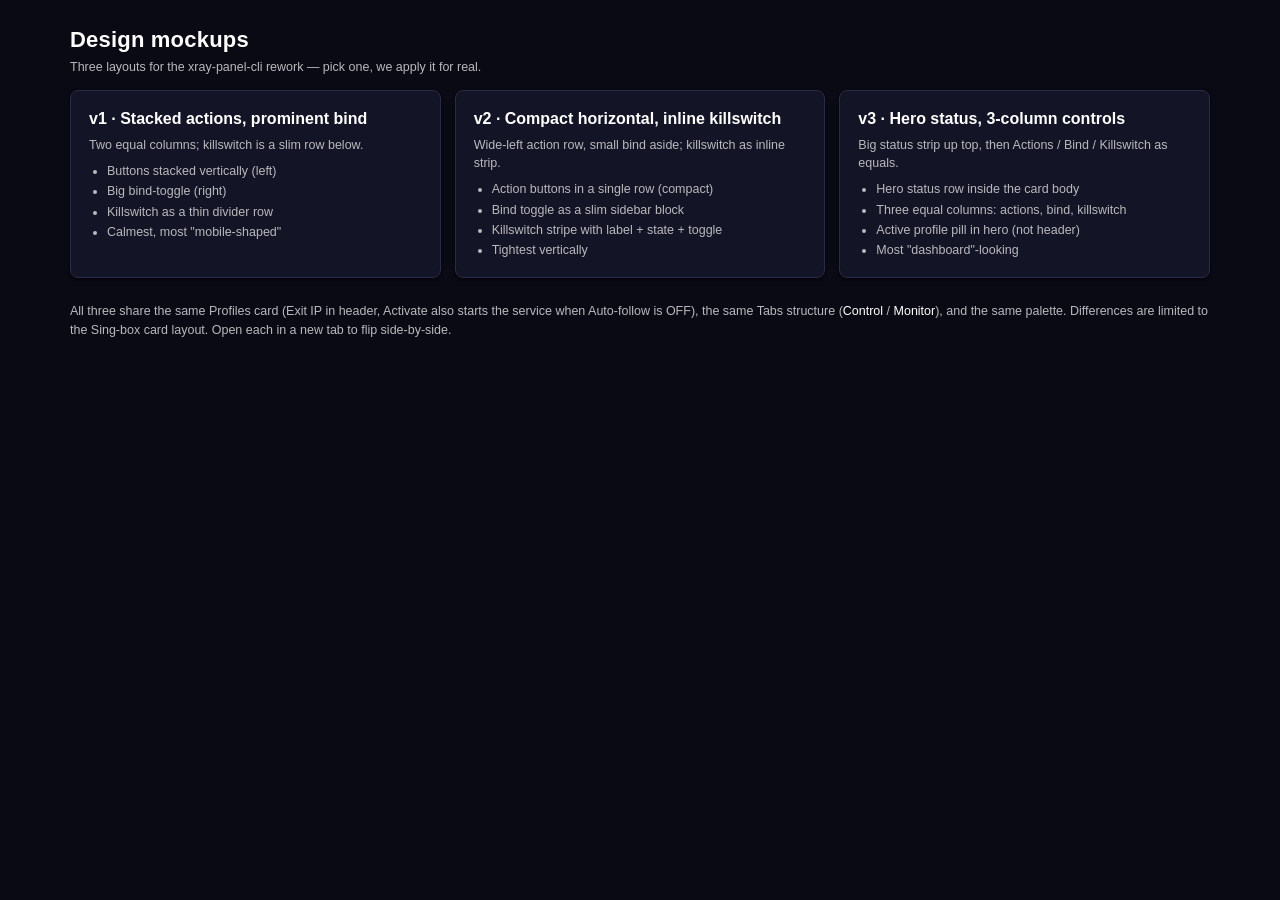
<file: design-mockups/index.html>
<!doctype html>
<html lang="en">
<head>
<meta charset="utf-8">
<meta name="viewport" content="width=device-width,initial-scale=1">
<title>xray-panel-cli — design mockups</title>
<link rel="stylesheet" href="_shared.css">
<style>
    .picker {
        display: grid;
        grid-template-columns: repeat(auto-fit, minmax(280px, 1fr));
        gap: 14px;
    }
    .picker a {
        display: block;
        padding: 16px 18px;
        background: var(--card);
        border: 1px solid var(--border);
        border-radius: var(--radius);
        color: var(--text);
        text-decoration: none;
        box-shadow: var(--shadow);
    }
    .picker a:hover { border-color: var(--accent); }
    .picker h2 { margin: 0 0 6px; font-size: 16px; }
    .picker .meta { font-size: 12.5px; color: var(--text-dim); }
    .picker ul { margin: 8px 0 0 18px; padding: 0; font-size: 12.5px; color: var(--text-dim); }
    .picker ul li { margin: 2px 0; }
</style>
</head>
<body>
<div class="page">
    <header class="page-head">
        <div>
            <h1>Design mockups</h1>
            <div class="sub">Three layouts for the xray-panel-cli rework — pick one, we apply it for real.</div>
        </div>
    </header>

    <div class="picker">
        <a href="variant1.html">
            <h2>v1 · Stacked actions, prominent bind</h2>
            <div class="meta">Two equal columns; killswitch is a slim row below.</div>
            <ul>
                <li>Buttons stacked vertically (left)</li>
                <li>Big bind-toggle (right)</li>
                <li>Killswitch as a thin divider row</li>
                <li>Calmest, most "mobile-shaped"</li>
            </ul>
        </a>
        <a href="variant2.html">
            <h2>v2 · Compact horizontal, inline killswitch</h2>
            <div class="meta">Wide-left action row, small bind aside; killswitch as inline strip.</div>
            <ul>
                <li>Action buttons in a single row (compact)</li>
                <li>Bind toggle as a slim sidebar block</li>
                <li>Killswitch stripe with label + state + toggle</li>
                <li>Tightest vertically</li>
            </ul>
        </a>
        <a href="variant3.html">
            <h2>v3 · Hero status, 3-column controls</h2>
            <div class="meta">Big status strip up top, then Actions / Bind / Killswitch as equals.</div>
            <ul>
                <li>Hero status row inside the card body</li>
                <li>Three equal columns: actions, bind, killswitch</li>
                <li>Active profile pill in hero (not header)</li>
                <li>Most "dashboard"-looking</li>
            </ul>
        </a>
    </div>

    <p class="hint" style="margin-top:24px;">
        All three share the same Profiles card (Exit IP in header, Activate also starts the service when Auto-follow is OFF), the same Tabs structure (<em>Control</em> / <em>Monitor</em>), and the same palette. Differences are limited to the Sing-box card layout. Open each in a new tab to flip side-by-side.
    </p>
</div>
</body>
</html>
</file>
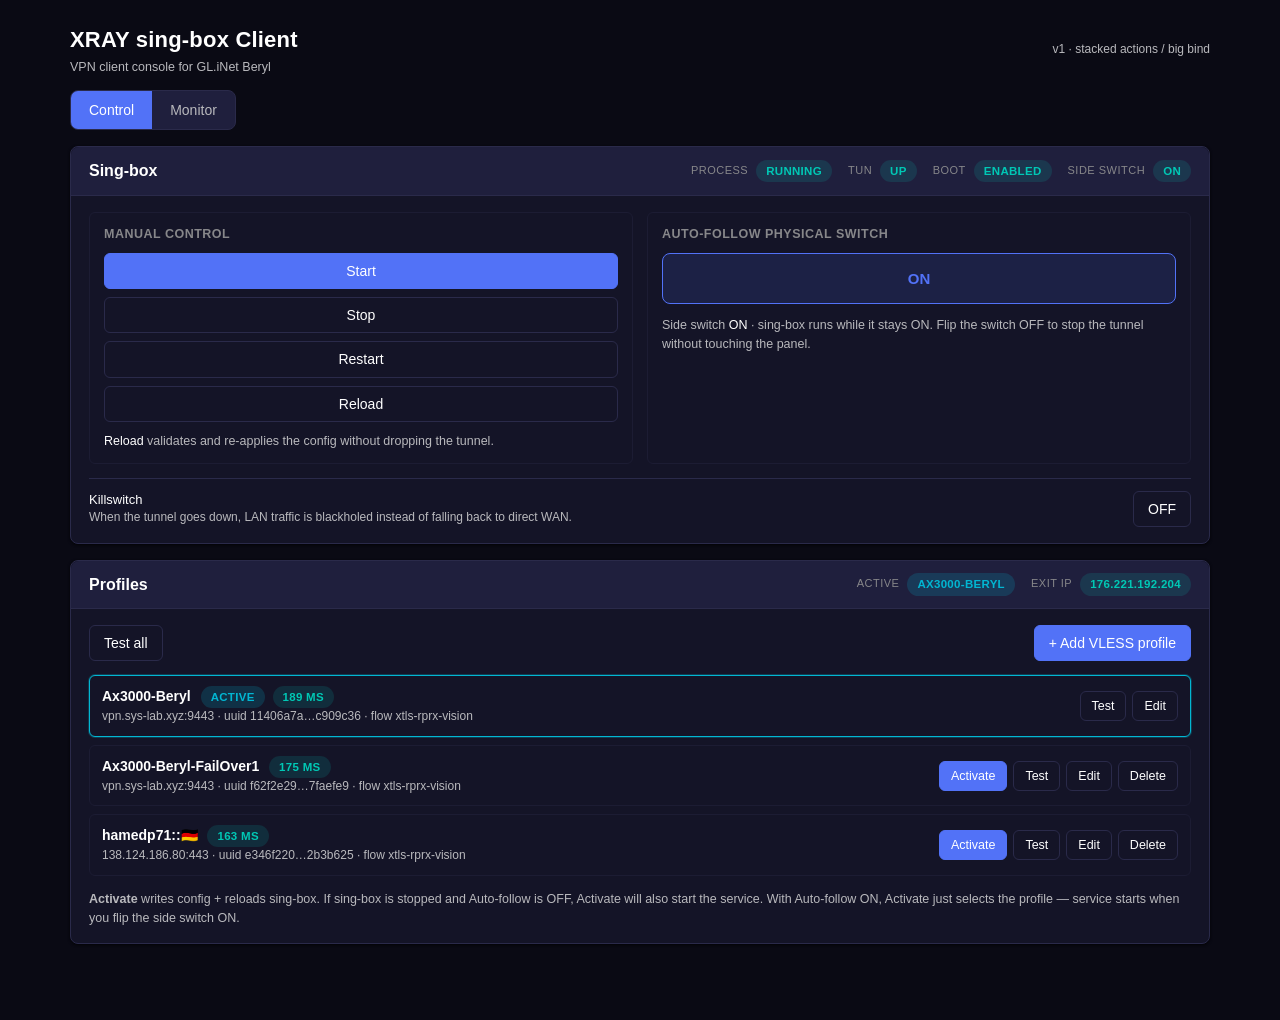
<file: design-mockups/variant1.html>
<!doctype html>
<html lang="en">
<head>
<meta charset="utf-8">
<meta name="viewport" content="width=device-width,initial-scale=1">
<title>v1 — stacked actions, prominent bind</title>
<link rel="stylesheet" href="_shared.css">
<style>
    /* v1 — buttons stacked vertically in left col, big bind toggle in right col,
       killswitch as a thin row below the grid. Status row in the card header. */
    .v1-action-col button { width: 100%; }
    .v1-bind {
        display: flex;
        flex-direction: column;
        gap: 12px;
        align-items: stretch;
    }
    .v1-bind .big-toggle {
        font-size: 15px;
        padding: 14px 22px;
        text-align: center;
        border-radius: 8px;
        font-weight: 600;
    }
    .v1-killswitch-row {
        display: flex;
        align-items: center;
        justify-content: space-between;
        gap: 14px;
        padding-top: 12px;
        border-top: 1px solid var(--border);
    }
    .v1-killswitch-row .ks-label { font-size: 13px; font-weight: 500; }
    .v1-killswitch-row .ks-hint { color: var(--text-dim); font-size: 12px; flex: 1 1 280px; }
</style>
</head>
<body>
<div class="page">
    <header class="page-head">
        <div>
            <h1>XRAY sing-box Client</h1>
            <div class="sub">VPN client console for GL.iNet Beryl</div>
        </div>
        <div class="meta">v1 · stacked actions / big bind</div>
    </header>

    <nav class="tabs" role="tablist">
        <button role="tab" aria-selected="true"  data-tab="control">Control</button>
        <button role="tab" aria-selected="false" data-tab="monitor">Monitor</button>
    </nav>

    <!-- ─── tab Control ──────────────────────────────────────────── -->
    <section data-pane="control">

        <!-- Sing-box card -->
        <div class="card">
            <div class="card-head">
                <h2>Sing-box</h2>
                <div class="status-row">
                    <span class="status-item"><span class="label">Process</span><span class="pill pill-ok">running</span></span>
                    <span class="status-item"><span class="label">TUN</span><span class="pill pill-ok">up</span></span>
                    <span class="status-item"><span class="label">Boot</span><span class="pill pill-ok">enabled</span></span>
                    <span class="status-item"><span class="label">Side switch</span><span class="pill pill-ok">ON</span></span>
                </div>
            </div>
            <div class="card-body">

                <div class="svc-grid">
                    <!-- Left col: actions -->
                    <div class="svc-cell">
                        <h3>Manual control</h3>
                        <div class="action-col v1-action-col">
                            <button class="btn-primary">Start</button>
                            <button>Stop</button>
                            <button>Restart</button>
                            <button>Reload</button>
                        </div>
                        <p class="hint"><em>Reload</em> validates and re-applies the config without dropping the tunnel.</p>
                    </div>
                    <!-- Right col: bind to physical switch -->
                    <div class="svc-cell">
                        <h3>Auto-follow physical switch</h3>
                        <div class="v1-bind">
                            <button class="btn-toggle big-toggle" data-state="on">ON</button>
                            <p class="hint">Side switch <em>ON</em> · sing-box runs while it stays ON. Flip the switch OFF to stop the tunnel without touching the panel.</p>
                        </div>
                    </div>
                </div>

                <div class="v1-killswitch-row">
                    <div>
                        <div class="ks-label">Killswitch</div>
                        <div class="ks-hint">When the tunnel goes down, LAN traffic is blackholed instead of falling back to direct WAN.</div>
                    </div>
                    <button class="btn-toggle" data-state="off">OFF</button>
                </div>

            </div>
        </div>

        <!-- Profiles card -->
        <div class="card">
            <div class="card-head">
                <h2>Profiles</h2>
                <div class="status-row">
                    <span class="status-item"><span class="label">Active</span><span class="pill pill-active">Ax3000-Beryl</span></span>
                    <span class="status-item"><span class="label">Exit IP</span><span class="pill pill-ok">176.221.192.204</span></span>
                </div>
            </div>
            <div class="card-body">

                <div class="action-row">
                    <button>Test all</button>
                    <span class="right"></span>
                    <button class="btn-primary">+ Add VLESS profile</button>
                </div>

                <ul class="profile-list">
                    <li class="profile-row is-active">
                        <div class="profile-meta">
                            <div class="profile-name">Ax3000-Beryl <span class="pill pill-active" style="margin-left:6px;">ACTIVE</span> <span class="pill pill-ok" style="margin-left:4px;">189 ms</span></div>
                            <div class="profile-info">vpn.sys-lab.xyz:9443 · uuid 11406a7a…c909c36 · flow xtls-rprx-vision</div>
                        </div>
                        <div class="profile-actions">
                            <button>Test</button>
                            <button>Edit</button>
                        </div>
                    </li>
                    <li class="profile-row">
                        <div class="profile-meta">
                            <div class="profile-name">Ax3000-Beryl-FailOver1 <span class="pill pill-ok" style="margin-left:6px;">175 ms</span></div>
                            <div class="profile-info">vpn.sys-lab.xyz:9443 · uuid f62f2e29…7faefe9 · flow xtls-rprx-vision</div>
                        </div>
                        <div class="profile-actions">
                            <button class="btn-primary">Activate</button>
                            <button>Test</button>
                            <button>Edit</button>
                            <button>Delete</button>
                        </div>
                    </li>
                    <li class="profile-row">
                        <div class="profile-meta">
                            <div class="profile-name">hamedp71::🇩🇪 <span class="pill pill-ok" style="margin-left:6px;">163 ms</span></div>
                            <div class="profile-info">138.124.186.80:443 · uuid e346f220…2b3b625 · flow xtls-rprx-vision</div>
                        </div>
                        <div class="profile-actions">
                            <button class="btn-primary">Activate</button>
                            <button>Test</button>
                            <button>Edit</button>
                            <button>Delete</button>
                        </div>
                    </li>
                </ul>

                <p class="hint"><strong>Activate</strong> writes config + reloads sing-box. If sing-box is stopped and Auto-follow is OFF, Activate will also start the service. With Auto-follow ON, Activate just selects the profile — service starts when you flip the side switch ON.</p>

            </div>
        </div>

    </section>

    <!-- ─── tab Monitor ──────────────────────────────────────────── -->
    <section data-pane="monitor" hidden>

        <div class="card">
            <div class="card-head">
                <h2>Live</h2>
                <div class="status-row">
                    <span class="status-item"><span class="label">Up</span><span class="pill pill-ok">69 B/s</span></span>
                    <span class="status-item"><span class="label">Down</span><span class="pill pill-ok">82 B/s</span></span>
                    <span class="status-item"><span class="label">Active</span><span class="pill pill-ok">3</span></span>
                </div>
            </div>
            <div class="card-body">
                <p class="hint">↑ 2.88 MB ↓ 227 KB · total since sing-box start</p>
                <div class="kv-table">
                    <div class="h">Host / Destination</div><div class="h">Network</div><div class="h" style="text-align:right">Up</div><div class="h" style="text-align:right">Down</div>
                    <div>192.168.100.1:445</div><div class="muted">tcp</div><div style="text-align:right">3.37 KB</div><div style="text-align:right">5.14 KB</div>
                    <div>immich.sys-lab.xyz<br><span class="muted">192.168.100.5:8443</span></div><div class="muted">tcp</div><div style="text-align:right">2.80 KB</div><div style="text-align:right">2.34 KB</div>
                    <div>192.168.100.1<br><span class="muted">192.168.100.1:80</span></div><div class="muted">tcp</div><div style="text-align:right">754 B</div><div style="text-align:right">372 B</div>
                </div>
            </div>
        </div>

        <div class="card">
            <div class="card-head"><h2>Logs</h2><div class="status-row"><span class="muted" style="font-size:12px;">auto-scroll · live stream</span></div></div>
            <div class="card-body">
                <div class="log">+0400 2026-04-27 21:06:03 INFO [3192288774 0ms] inbound/tun[tun-in]: inbound connection to 149.154.175.100:443
+0400 2026-04-27 21:06:03 INFO [882496851  0ms] inbound/tun[tun-in]: inbound connection from 192.168.200.111:51959
+0400 2026-04-27 21:06:03 INFO [882496851  4ms] outbound/vless[vless-f21a0830bd2f]: outbound connection to 149.154.175.100:80
+0400 2026-04-27 21:06:03 INFO [3035678824 157ms] outbound/vless[vless-f21a0830bd2f]: outbound connection to 142.250.75.163:443</div>
            </div>
        </div>

    </section>
</div>

<script>
    document.querySelectorAll(".tabs button").forEach(function (b) {
        b.addEventListener("click", function () {
            document.querySelectorAll(".tabs button").forEach(function (x) {
                x.setAttribute("aria-selected", x === b ? "true" : "false");
            });
            document.querySelectorAll("section[data-pane]").forEach(function (s) {
                s.hidden = (s.getAttribute("data-pane") !== b.getAttribute("data-tab"));
            });
        });
    });
    document.querySelectorAll(".btn-toggle").forEach(function (t) {
        t.addEventListener("click", function () {
            var on = t.getAttribute("data-state") === "on";
            t.setAttribute("data-state", on ? "off" : "on");
            t.textContent = on ? "OFF" : "ON";
        });
    });
</script>
</body>
</html>
</file>
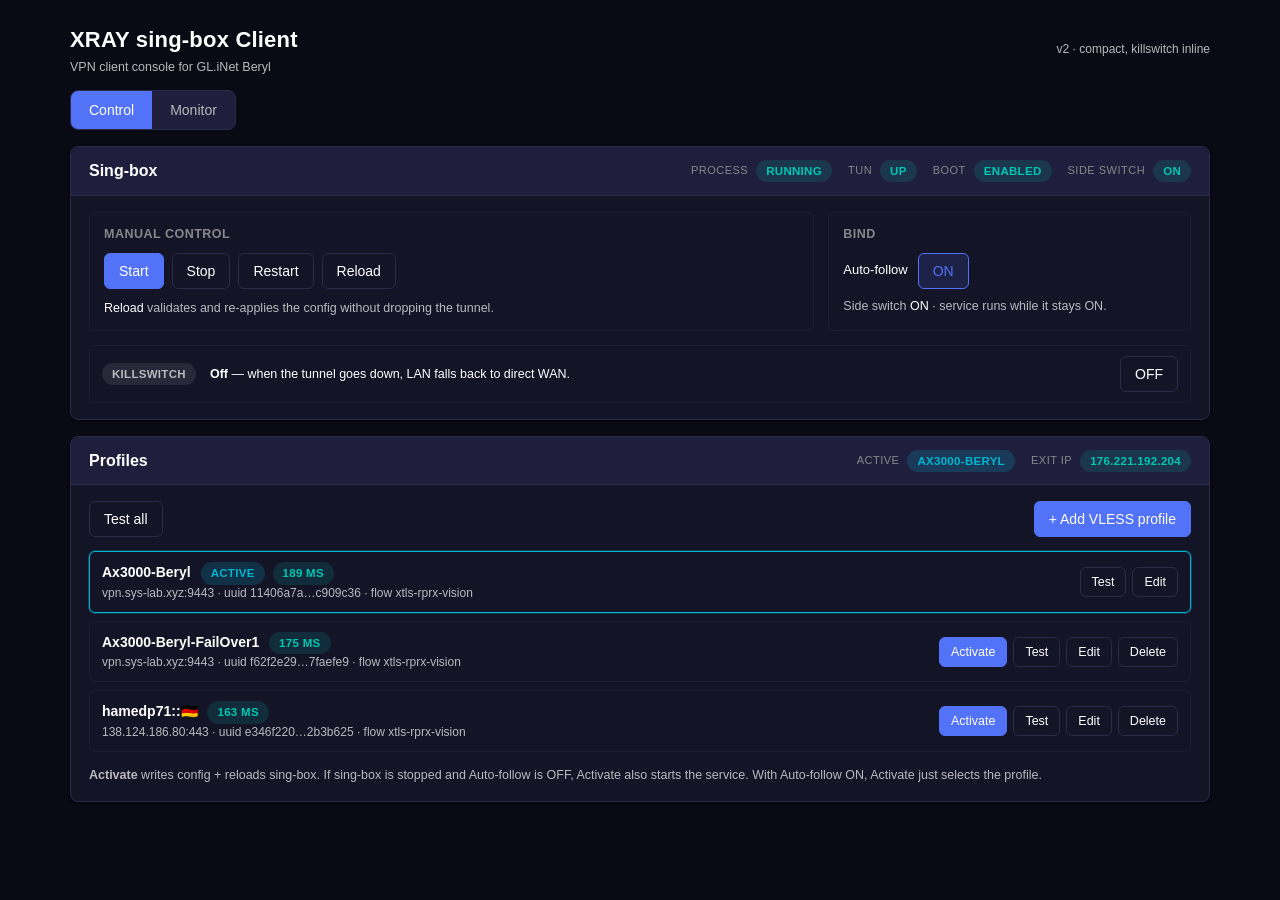
<file: design-mockups/variant2.html>
<!doctype html>
<html lang="en">
<head>
<meta charset="utf-8">
<meta name="viewport" content="width=device-width,initial-scale=1">
<title>v2 — compact horizontal actions, slim aside</title>
<link rel="stylesheet" href="_shared.css">
<style>
    /* v2 — actions in a horizontal row in the wide left col, bind block as a
       smaller card-within-card on the right. Killswitch is a single-line strip
       under everything. The whole Service card stays vertically tight. */
    .v2-grid { display: grid; grid-template-columns: 2fr 1fr; gap: 14px; }
    @media (max-width: 720px) { .v2-grid { grid-template-columns: 1fr; } }
    .v2-bind {
        display: flex;
        flex-direction: column;
        gap: 8px;
        align-items: flex-start;
    }
    .v2-bind .toggle-line { display: flex; align-items: center; gap: 10px; }
    .v2-killswitch {
        display: flex;
        align-items: center;
        gap: 14px;
        padding: 10px 12px;
        background: var(--bg-elev);
        border: 1px solid var(--border-soft);
        border-radius: 6px;
    }
    .v2-killswitch .ks-text {
        flex: 1;
        font-size: 12.5px;
    }
    .v2-killswitch .ks-text strong { color: var(--text); font-weight: 600; }
</style>
</head>
<body>
<div class="page">
    <header class="page-head">
        <div>
            <h1>XRAY sing-box Client</h1>
            <div class="sub">VPN client console for GL.iNet Beryl</div>
        </div>
        <div class="meta">v2 · compact, killswitch inline</div>
    </header>

    <nav class="tabs" role="tablist">
        <button role="tab" aria-selected="true"  data-tab="control">Control</button>
        <button role="tab" aria-selected="false" data-tab="monitor">Monitor</button>
    </nav>

    <section data-pane="control">

        <div class="card">
            <div class="card-head">
                <h2>Sing-box</h2>
                <div class="status-row">
                    <span class="status-item"><span class="label">Process</span><span class="pill pill-ok">running</span></span>
                    <span class="status-item"><span class="label">TUN</span><span class="pill pill-ok">up</span></span>
                    <span class="status-item"><span class="label">Boot</span><span class="pill pill-ok">enabled</span></span>
                    <span class="status-item"><span class="label">Side switch</span><span class="pill pill-ok">ON</span></span>
                </div>
            </div>
            <div class="card-body">

                <div class="v2-grid">
                    <div class="svc-cell">
                        <h3>Manual control</h3>
                        <div class="action-row">
                            <button class="btn-primary">Start</button>
                            <button>Stop</button>
                            <button>Restart</button>
                            <button>Reload</button>
                        </div>
                        <p class="hint"><em>Reload</em> validates and re-applies the config without dropping the tunnel.</p>
                    </div>
                    <div class="svc-cell">
                        <h3>Bind</h3>
                        <div class="v2-bind">
                            <div class="toggle-line">
                                <span style="font-size:13px;">Auto-follow</span>
                                <button class="btn-toggle" data-state="on">ON</button>
                            </div>
                            <p class="hint">Side switch <em>ON</em> · service runs while it stays ON.</p>
                        </div>
                    </div>
                </div>

                <div class="v2-killswitch">
                    <span class="pill pill-muted" style="text-transform:uppercase;">Killswitch</span>
                    <div class="ks-text"><strong>Off</strong> — when the tunnel goes down, LAN falls back to direct WAN.</div>
                    <button class="btn-toggle" data-state="off">OFF</button>
                </div>

            </div>
        </div>

        <div class="card">
            <div class="card-head">
                <h2>Profiles</h2>
                <div class="status-row">
                    <span class="status-item"><span class="label">Active</span><span class="pill pill-active">Ax3000-Beryl</span></span>
                    <span class="status-item"><span class="label">Exit IP</span><span class="pill pill-ok">176.221.192.204</span></span>
                </div>
            </div>
            <div class="card-body">

                <div class="action-row">
                    <button>Test all</button>
                    <span class="right"></span>
                    <button class="btn-primary">+ Add VLESS profile</button>
                </div>

                <ul class="profile-list">
                    <li class="profile-row is-active">
                        <div class="profile-meta">
                            <div class="profile-name">Ax3000-Beryl <span class="pill pill-active" style="margin-left:6px;">ACTIVE</span> <span class="pill pill-ok" style="margin-left:4px;">189 ms</span></div>
                            <div class="profile-info">vpn.sys-lab.xyz:9443 · uuid 11406a7a…c909c36 · flow xtls-rprx-vision</div>
                        </div>
                        <div class="profile-actions">
                            <button>Test</button>
                            <button>Edit</button>
                        </div>
                    </li>
                    <li class="profile-row">
                        <div class="profile-meta">
                            <div class="profile-name">Ax3000-Beryl-FailOver1 <span class="pill pill-ok" style="margin-left:6px;">175 ms</span></div>
                            <div class="profile-info">vpn.sys-lab.xyz:9443 · uuid f62f2e29…7faefe9 · flow xtls-rprx-vision</div>
                        </div>
                        <div class="profile-actions">
                            <button class="btn-primary">Activate</button>
                            <button>Test</button>
                            <button>Edit</button>
                            <button>Delete</button>
                        </div>
                    </li>
                    <li class="profile-row">
                        <div class="profile-meta">
                            <div class="profile-name">hamedp71::🇩🇪 <span class="pill pill-ok" style="margin-left:6px;">163 ms</span></div>
                            <div class="profile-info">138.124.186.80:443 · uuid e346f220…2b3b625 · flow xtls-rprx-vision</div>
                        </div>
                        <div class="profile-actions">
                            <button class="btn-primary">Activate</button>
                            <button>Test</button>
                            <button>Edit</button>
                            <button>Delete</button>
                        </div>
                    </li>
                </ul>

                <p class="hint"><strong>Activate</strong> writes config + reloads sing-box. If sing-box is stopped and Auto-follow is OFF, Activate also starts the service. With Auto-follow ON, Activate just selects the profile.</p>

            </div>
        </div>

    </section>

    <section data-pane="monitor" hidden>

        <div class="card">
            <div class="card-head">
                <h2>Live</h2>
                <div class="status-row">
                    <span class="status-item"><span class="label">Up</span><span class="pill pill-ok">69 B/s</span></span>
                    <span class="status-item"><span class="label">Down</span><span class="pill pill-ok">82 B/s</span></span>
                    <span class="status-item"><span class="label">Active</span><span class="pill pill-ok">3</span></span>
                </div>
            </div>
            <div class="card-body">
                <p class="hint">↑ 2.88 MB ↓ 227 KB · total since sing-box start</p>
                <div class="kv-table">
                    <div class="h">Host / Destination</div><div class="h">Network</div><div class="h" style="text-align:right">Up</div><div class="h" style="text-align:right">Down</div>
                    <div>192.168.100.1:445</div><div class="muted">tcp</div><div style="text-align:right">3.37 KB</div><div style="text-align:right">5.14 KB</div>
                    <div>immich.sys-lab.xyz<br><span class="muted">192.168.100.5:8443</span></div><div class="muted">tcp</div><div style="text-align:right">2.80 KB</div><div style="text-align:right">2.34 KB</div>
                </div>
            </div>
        </div>

        <div class="card">
            <div class="card-head"><h2>Logs</h2><div class="status-row"><span class="muted" style="font-size:12px;">auto-scroll · live stream</span></div></div>
            <div class="card-body">
                <div class="log">+0400 2026-04-27 21:06:03 INFO [3192288774 0ms] inbound/tun[tun-in]: inbound connection to 149.154.175.100:443
+0400 2026-04-27 21:06:03 INFO [882496851  4ms] outbound/vless[vless-f21a0830bd2f]: outbound connection to 149.154.175.100:80</div>
            </div>
        </div>

    </section>
</div>

<script>
    document.querySelectorAll(".tabs button").forEach(function (b) {
        b.addEventListener("click", function () {
            document.querySelectorAll(".tabs button").forEach(function (x) {
                x.setAttribute("aria-selected", x === b ? "true" : "false");
            });
            document.querySelectorAll("section[data-pane]").forEach(function (s) {
                s.hidden = (s.getAttribute("data-pane") !== b.getAttribute("data-tab"));
            });
        });
    });
    document.querySelectorAll(".btn-toggle").forEach(function (t) {
        t.addEventListener("click", function () {
            var on = t.getAttribute("data-state") === "on";
            t.setAttribute("data-state", on ? "off" : "on");
            t.textContent = on ? "OFF" : "ON";
        });
    });
</script>
</body>
</html>
</file>
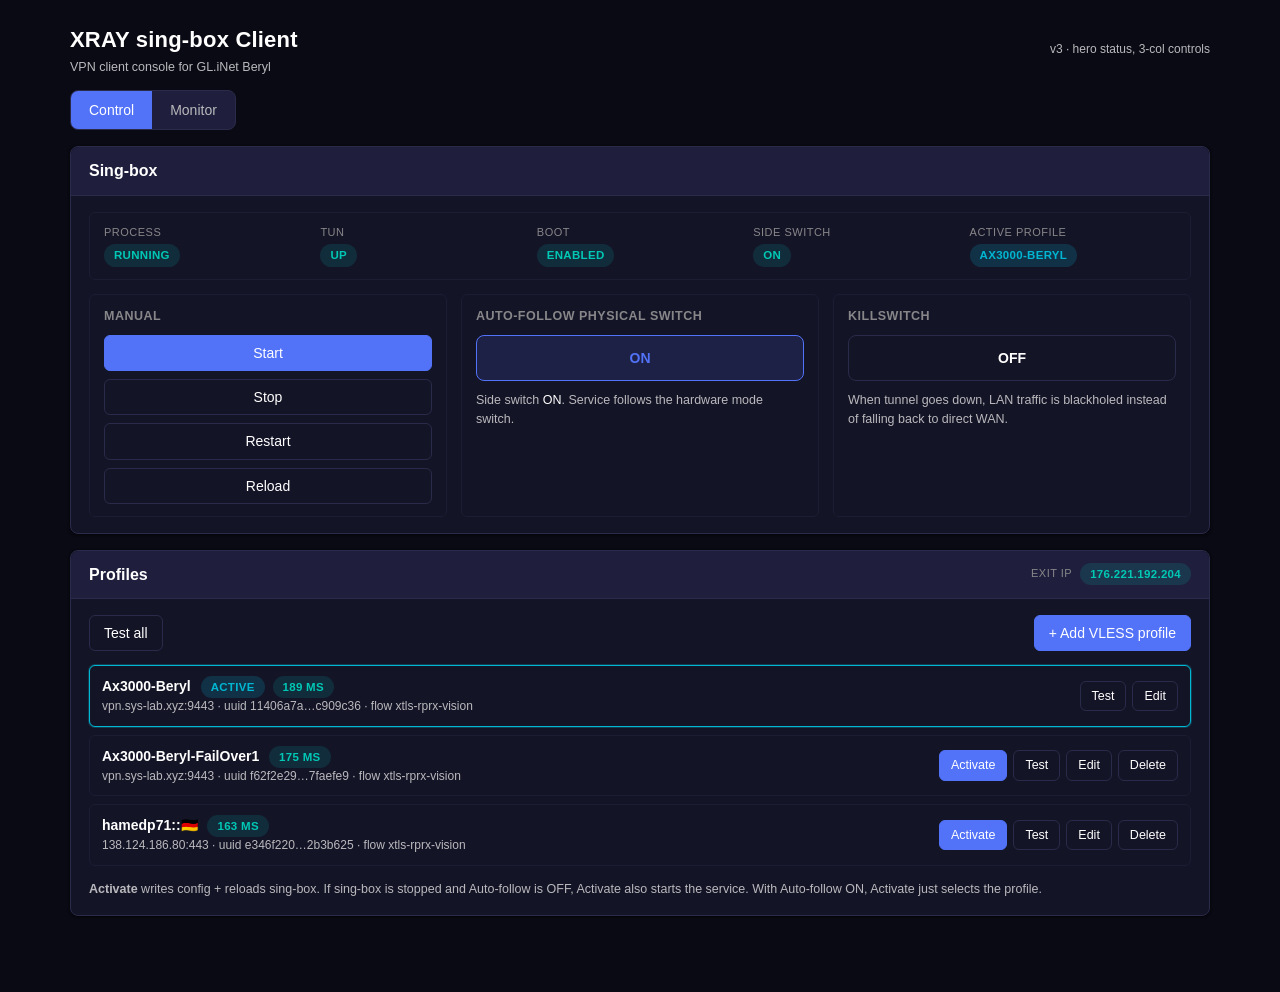
<file: design-mockups/variant3.html>
<!doctype html>
<html lang="en">
<head>
<meta charset="utf-8">
<meta name="viewport" content="width=device-width,initial-scale=1">
<title>v3 — hero status, 3-column controls</title>
<link rel="stylesheet" href="_shared.css">
<style>
    /* v3 — hero status strip moved INSIDE the card body (bigger pills,
       grouped, easy to scan). Controls below in 3 equal columns:
       Actions | Bind | Killswitch. Killswitch gets equal real-estate so
       it doesn't feel like an afterthought. */
    .v3-hero {
        display: grid;
        grid-template-columns: repeat(auto-fit, minmax(160px, 1fr));
        gap: 10px;
        background: var(--bg-elev);
        border: 1px solid var(--border-soft);
        border-radius: 6px;
        padding: 12px 14px;
    }
    .v3-hero .item {
        display: flex;
        flex-direction: column;
        gap: 4px;
    }
    .v3-hero .label { color: var(--text-muted); text-transform: uppercase; font-size: 11px; letter-spacing: 0.5px; }
    .v3-hero .value { font-size: 14px; font-weight: 600; color: var(--text); }

    .v3-grid {
        display: grid;
        grid-template-columns: repeat(3, 1fr);
        gap: 14px;
    }
    @media (max-width: 760px) { .v3-grid { grid-template-columns: 1fr; } }

    .v3-grid .svc-cell { min-height: 168px; }
    .v3-grid .action-col button { width: 100%; }

    .toggle-stack { display: flex; flex-direction: column; gap: 10px; align-items: stretch; }
    .toggle-stack .big-toggle {
        font-size: 14px;
        padding: 12px 18px;
        text-align: center;
        border-radius: 8px;
        font-weight: 600;
    }
</style>
</head>
<body>
<div class="page">
    <header class="page-head">
        <div>
            <h1>XRAY sing-box Client</h1>
            <div class="sub">VPN client console for GL.iNet Beryl</div>
        </div>
        <div class="meta">v3 · hero status, 3-col controls</div>
    </header>

    <nav class="tabs" role="tablist">
        <button role="tab" aria-selected="true"  data-tab="control">Control</button>
        <button role="tab" aria-selected="false" data-tab="monitor">Monitor</button>
    </nav>

    <section data-pane="control">

        <div class="card">
            <div class="card-head"><h2>Sing-box</h2></div>
            <div class="card-body">

                <div class="v3-hero">
                    <div class="item"><span class="label">Process</span><span class="value"><span class="pill pill-ok">running</span></span></div>
                    <div class="item"><span class="label">TUN</span><span class="value"><span class="pill pill-ok">up</span></span></div>
                    <div class="item"><span class="label">Boot</span><span class="value"><span class="pill pill-ok">enabled</span></span></div>
                    <div class="item"><span class="label">Side switch</span><span class="value"><span class="pill pill-ok">ON</span></span></div>
                    <div class="item"><span class="label">Active profile</span><span class="value"><span class="pill pill-active">Ax3000-Beryl</span></span></div>
                </div>

                <div class="v3-grid">
                    <div class="svc-cell">
                        <h3>Manual</h3>
                        <div class="action-col">
                            <button class="btn-primary">Start</button>
                            <button>Stop</button>
                            <button>Restart</button>
                            <button>Reload</button>
                        </div>
                    </div>

                    <div class="svc-cell">
                        <h3>Auto-follow physical switch</h3>
                        <div class="toggle-stack">
                            <button class="btn-toggle big-toggle" data-state="on">ON</button>
                            <p class="hint">Side switch <em>ON</em>. Service follows the hardware mode switch.</p>
                        </div>
                    </div>

                    <div class="svc-cell">
                        <h3>Killswitch</h3>
                        <div class="toggle-stack">
                            <button class="btn-toggle big-toggle" data-state="off">OFF</button>
                            <p class="hint">When tunnel goes down, LAN traffic is blackholed instead of falling back to direct WAN.</p>
                        </div>
                    </div>
                </div>

            </div>
        </div>

        <div class="card">
            <div class="card-head">
                <h2>Profiles</h2>
                <div class="status-row">
                    <span class="status-item"><span class="label">Exit IP</span><span class="pill pill-ok">176.221.192.204</span></span>
                </div>
            </div>
            <div class="card-body">

                <div class="action-row">
                    <button>Test all</button>
                    <span class="right"></span>
                    <button class="btn-primary">+ Add VLESS profile</button>
                </div>

                <ul class="profile-list">
                    <li class="profile-row is-active">
                        <div class="profile-meta">
                            <div class="profile-name">Ax3000-Beryl <span class="pill pill-active" style="margin-left:6px;">ACTIVE</span> <span class="pill pill-ok" style="margin-left:4px;">189 ms</span></div>
                            <div class="profile-info">vpn.sys-lab.xyz:9443 · uuid 11406a7a…c909c36 · flow xtls-rprx-vision</div>
                        </div>
                        <div class="profile-actions">
                            <button>Test</button>
                            <button>Edit</button>
                        </div>
                    </li>
                    <li class="profile-row">
                        <div class="profile-meta">
                            <div class="profile-name">Ax3000-Beryl-FailOver1 <span class="pill pill-ok" style="margin-left:6px;">175 ms</span></div>
                            <div class="profile-info">vpn.sys-lab.xyz:9443 · uuid f62f2e29…7faefe9 · flow xtls-rprx-vision</div>
                        </div>
                        <div class="profile-actions">
                            <button class="btn-primary">Activate</button>
                            <button>Test</button>
                            <button>Edit</button>
                            <button>Delete</button>
                        </div>
                    </li>
                    <li class="profile-row">
                        <div class="profile-meta">
                            <div class="profile-name">hamedp71::🇩🇪 <span class="pill pill-ok" style="margin-left:6px;">163 ms</span></div>
                            <div class="profile-info">138.124.186.80:443 · uuid e346f220…2b3b625 · flow xtls-rprx-vision</div>
                        </div>
                        <div class="profile-actions">
                            <button class="btn-primary">Activate</button>
                            <button>Test</button>
                            <button>Edit</button>
                            <button>Delete</button>
                        </div>
                    </li>
                </ul>

                <p class="hint"><strong>Activate</strong> writes config + reloads sing-box. If sing-box is stopped and Auto-follow is OFF, Activate also starts the service. With Auto-follow ON, Activate just selects the profile.</p>

            </div>
        </div>

    </section>

    <section data-pane="monitor" hidden>

        <div class="card">
            <div class="card-head">
                <h2>Live</h2>
                <div class="status-row">
                    <span class="status-item"><span class="label">Up</span><span class="pill pill-ok">69 B/s</span></span>
                    <span class="status-item"><span class="label">Down</span><span class="pill pill-ok">82 B/s</span></span>
                    <span class="status-item"><span class="label">Active</span><span class="pill pill-ok">3</span></span>
                </div>
            </div>
            <div class="card-body">
                <p class="hint">↑ 2.88 MB ↓ 227 KB · total since sing-box start</p>
                <div class="kv-table">
                    <div class="h">Host / Destination</div><div class="h">Network</div><div class="h" style="text-align:right">Up</div><div class="h" style="text-align:right">Down</div>
                    <div>192.168.100.1:445</div><div class="muted">tcp</div><div style="text-align:right">3.37 KB</div><div style="text-align:right">5.14 KB</div>
                    <div>immich.sys-lab.xyz<br><span class="muted">192.168.100.5:8443</span></div><div class="muted">tcp</div><div style="text-align:right">2.80 KB</div><div style="text-align:right">2.34 KB</div>
                </div>
            </div>
        </div>

        <div class="card">
            <div class="card-head"><h2>Logs</h2><div class="status-row"><span class="muted" style="font-size:12px;">auto-scroll · live stream</span></div></div>
            <div class="card-body">
                <div class="log">+0400 2026-04-27 21:06:03 INFO [3192288774 0ms] inbound/tun[tun-in]: inbound connection to 149.154.175.100:443
+0400 2026-04-27 21:06:03 INFO [882496851  4ms] outbound/vless[vless-f21a0830bd2f]: outbound connection to 149.154.175.100:80</div>
            </div>
        </div>

    </section>
</div>

<script>
    document.querySelectorAll(".tabs button").forEach(function (b) {
        b.addEventListener("click", function () {
            document.querySelectorAll(".tabs button").forEach(function (x) {
                x.setAttribute("aria-selected", x === b ? "true" : "false");
            });
            document.querySelectorAll("section[data-pane]").forEach(function (s) {
                s.hidden = (s.getAttribute("data-pane") !== b.getAttribute("data-tab"));
            });
        });
    });
    document.querySelectorAll(".btn-toggle").forEach(function (t) {
        t.addEventListener("click", function () {
            var on = t.getAttribute("data-state") === "on";
            t.setAttribute("data-state", on ? "off" : "on");
            t.textContent = on ? "OFF" : "ON";
        });
    });
</script>
</body>
</html>
</file>
<file: design-mockups/_shared.css>
/* Shared mockup styles — copies the GL.iNet palette tokens used by the
   real panel so visual side-by-side comparison stays honest. */

:root {
    --gl-purple-500: #333366;
    --gl-purple-700: #1f1f3d;
    --gl-purple-800: #141427;
    --gl-purple-900: #0a0a14;
    --gl-blue-500:   #5272f7;
    --gl-blue-700:   #425bc6;
    --gl-teal-500:   #02b6d2;
    --gl-green-500:  #00c8b5;
    --gl-yellow-500: #f5a623;
    --gl-red-500:    #e04c7e;
    --gl-gray-300:   #b9b9bd;
    --gl-gray-500:   #87878a;

    --bg:          var(--gl-purple-900);
    --bg-elev:     var(--gl-purple-800);
    --card:        var(--gl-purple-800);
    --card-head:   var(--gl-purple-700);
    --border:      #2a2a4a;
    --border-soft: #1c1c33;

    --text:        #ffffff;
    --text-dim:    var(--gl-gray-300);
    --text-muted:  var(--gl-gray-500);

    --accent:      var(--gl-blue-500);
    --accent-fg:   #ffffff;
    --accent-soft: rgba(82, 114, 247, 0.14);

    --success:     var(--gl-green-500);
    --success-bg:  rgba(0, 200, 181, 0.14);
    --danger:      var(--gl-red-500);
    --danger-bg:   rgba(224, 76, 126, 0.14);
    --warn:        var(--gl-yellow-500);
    --warn-bg:     rgba(245, 166, 35, 0.14);
    --neutral-bg:  rgba(135, 135, 138, 0.18);

    --highlight:   var(--gl-teal-500);

    --radius:      8px;
    --shadow:      0 1px 3px rgba(0, 0, 0, 0.5), 0 1px 2px rgba(0, 0, 0, 0.3);
}

* { box-sizing: border-box; }

html, body {
    margin: 0;
    padding: 0;
    background: var(--bg);
    color: var(--text);
    font-family: -apple-system, BlinkMacSystemFont, "Segoe UI", Roboto, sans-serif;
    font-size: 14px;
    line-height: 1.45;
    min-height: 100%;
}

button {
    -webkit-tap-highlight-color: transparent;
    touch-action: manipulation;
    font: inherit;
    cursor: pointer;
    border: 1px solid var(--border);
    background: transparent;
    color: var(--text);
    border-radius: 6px;
    padding: 7px 14px;
}

button:hover { background: var(--bg-elev); }
button:disabled { opacity: 0.5; cursor: not-allowed; }
button.btn-primary { background: var(--accent); border-color: var(--accent); color: var(--accent-fg); }
button.btn-primary:hover { background: var(--gl-blue-700); }
button.btn-toggle[data-state="on"] { background: var(--accent-soft); color: var(--accent); border-color: var(--accent); }

.page {
    max-width: 1180px;
    margin: 0 auto;
    padding: 24px 20px 60px;
}

.page-head {
    display: flex;
    align-items: center;
    justify-content: space-between;
    margin-bottom: 14px;
    flex-wrap: wrap;
    gap: 12px;
}
.page-head h1 {
    font-size: 22px;
    margin: 0 0 2px;
    letter-spacing: 0.2px;
}
.page-head .sub {
    font-size: 12.5px;
    color: var(--text-dim);
}
.page-head .meta {
    font-size: 12px;
    color: var(--text-dim);
}

.tabs {
    display: inline-flex;
    background: var(--card-head);
    border: 1px solid var(--border);
    border-radius: 8px;
    overflow: hidden;
    margin-bottom: 16px;
}
.tabs button {
    border: none;
    border-radius: 0;
    padding: 9px 18px;
    color: var(--text-dim);
    background: transparent;
    font-weight: 500;
}
.tabs button[aria-selected="true"] {
    background: var(--accent);
    color: var(--accent-fg);
}
.tabs button:not([aria-selected="true"]):hover {
    color: var(--text);
    background: var(--bg-elev);
}

.card {
    background: var(--card);
    border: 1px solid var(--border);
    border-radius: var(--radius);
    box-shadow: var(--shadow);
    margin-bottom: 16px;
}
.card-head {
    background: var(--card-head);
    padding: 12px 18px;
    border-radius: var(--radius) var(--radius) 0 0;
    border-bottom: 1px solid var(--border);
    display: flex;
    align-items: center;
    justify-content: space-between;
    flex-wrap: wrap;
    gap: 10px 18px;
}
.card-head h2 {
    margin: 0;
    font-size: 16px;
    font-weight: 600;
}
.card-body {
    padding: 16px 18px;
    display: flex;
    flex-direction: column;
    gap: 14px;
}

.status-row {
    display: flex;
    flex-wrap: wrap;
    gap: 8px 16px;
    align-items: center;
}
.status-item {
    display: inline-flex;
    align-items: center;
    gap: 8px;
    font-size: 12.5px;
    color: var(--text-dim);
}
.status-item .label { color: var(--text-muted); text-transform: uppercase; font-size: 11px; letter-spacing: 0.5px; }

.pill {
    display: inline-block;
    padding: 3px 10px;
    border-radius: 999px;
    font-size: 11.5px;
    font-weight: 600;
    letter-spacing: 0.3px;
    text-transform: uppercase;
    line-height: 1.4;
}
.pill-ok    { background: var(--success-bg); color: var(--success); }
.pill-bad   { background: var(--danger-bg);  color: var(--danger); }
.pill-warn  { background: var(--warn-bg);    color: var(--warn); }
.pill-muted { background: var(--neutral-bg); color: var(--text-dim); }
.pill-active{ background: rgba(2,182,210,0.18); color: var(--highlight); }

.hint {
    margin: 0;
    color: var(--text-dim);
    font-size: 12.5px;
    line-height: 1.5;
}
.hint em { color: var(--text); font-style: normal; font-weight: 500; }

/* ── service card 2-column shells ──────────────────────────────── */

.svc-grid {
    display: grid;
    grid-template-columns: 1fr 1fr;
    gap: 14px;
}
.svc-cell {
    border: 1px solid var(--border-soft);
    border-radius: 6px;
    padding: 12px 14px;
    background: var(--bg-elev);
    display: flex;
    flex-direction: column;
    gap: 10px;
}
.svc-cell h3 {
    margin: 0;
    font-size: 12.5px;
    font-weight: 600;
    text-transform: uppercase;
    letter-spacing: 0.5px;
    color: var(--text-muted);
}
@media (max-width: 720px) {
    .svc-grid { grid-template-columns: 1fr; }
}

.action-row {
    display: flex;
    flex-wrap: wrap;
    gap: 8px;
}
.action-col {
    display: flex;
    flex-direction: column;
    gap: 8px;
}

.toggle-block {
    display: flex;
    align-items: center;
    justify-content: space-between;
    gap: 10px;
}

.row-divider {
    height: 1px;
    background: var(--border);
    margin: 4px 0;
}

/* ── profile list ──────────────────────────────────────────────── */

.profile-list {
    list-style: none;
    margin: 0;
    padding: 0;
    display: flex;
    flex-direction: column;
    gap: 8px;
}
.profile-row {
    border: 1px solid var(--border-soft);
    border-radius: 6px;
    padding: 10px 12px;
    background: var(--bg-elev);
    display: flex;
    align-items: center;
    flex-wrap: wrap;
    gap: 10px;
}
.profile-row.is-active {
    border-color: var(--highlight);
    box-shadow: 0 0 0 1px rgba(2,182,210,0.25);
}
.profile-meta { flex: 1 1 280px; min-width: 0; }
.profile-name { font-weight: 600; }
.profile-info { color: var(--text-dim); font-size: 12px; word-break: break-all; }

.profile-actions { display: flex; gap: 6px; flex-wrap: wrap; }
.profile-actions button { padding: 5px 11px; font-size: 12.5px; }

/* ── live + logs ───────────────────────────────────────────────── */

.kv-table { display: grid; grid-template-columns: 200px 1fr 80px 80px; gap: 6px 14px; font-size: 12.5px; }
.kv-table .h { text-transform: uppercase; font-size: 11px; color: var(--text-muted); letter-spacing: 0.5px; }

.log {
    background: #000;
    color: #d4ffd4;
    font-family: ui-monospace, "SF Mono", Menlo, monospace;
    font-size: 12px;
    border-radius: 6px;
    padding: 12px 14px;
    overflow: auto;
    max-height: 260px;
    line-height: 1.5;
    white-space: pre;
}

/* ── small helpers ─────────────────────────────────────────────── */

.muted { color: var(--text-dim); }
.right { margin-left: auto; }

.note {
    background: rgba(82,114,247,0.10);
    border: 1px solid rgba(82,114,247,0.40);
    border-radius: 6px;
    padding: 8px 12px;
    font-size: 12.5px;
    color: var(--text);
}
.note strong { color: var(--accent); }
</file>
